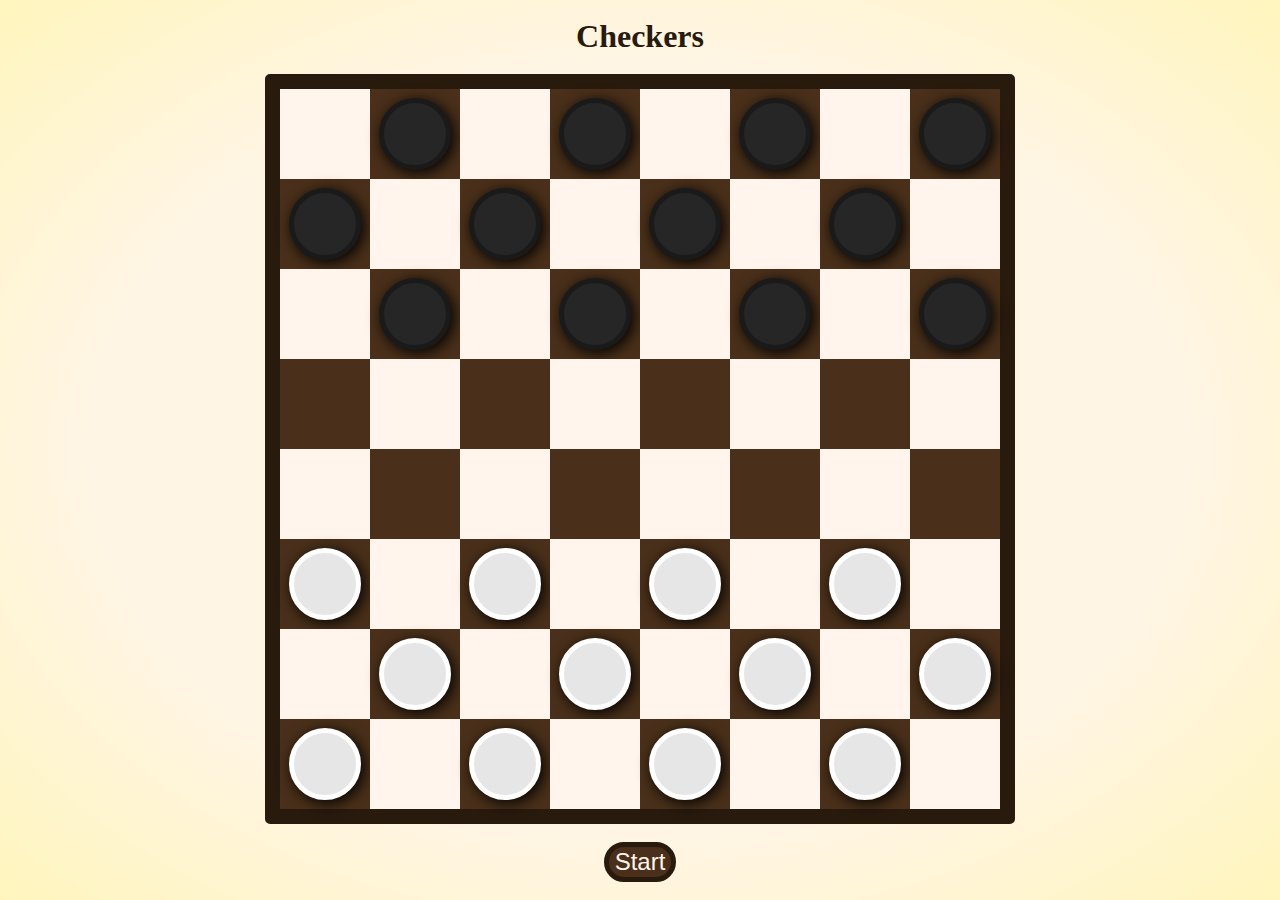
<file: Checkers/index.html>
<!DOCTYPE html>
<html lang="en">
<head>
    <meta charset="UTF-8">
    <meta name="viewport" content="width=device-width, initial-scale=1.0">
    <link rel="stylesheet" href="styles.css">
    <script src="script.js" async></script>
    <title>Checkers</title>
</head>
<body>
    <h1 class="title">Checkers</h1>
    <div class="board">
        <div class="tile"></div>
        <div data-piece="dark" class="tile"></div>
        <div class="tile"></div>
        <div data-piece="dark" class="tile"></div>
        <div class="tile"></div>
        <div data-piece="dark" class="tile"></div>
        <div class="tile"></div>
        <div data-piece="dark" class="tile"></div>
        <div data-piece="dark" class="tile"></div>
        <div class="tile"></div>
        <div data-piece="dark" class="tile"></div>
        <div class="tile"></div>
        <div data-piece="dark" class="tile"></div>
        <div class="tile"></div>
        <div data-piece="dark" class="tile"></div>
        <div class="tile"></div>
        <div class="tile"></div>
        <div data-piece="dark" class="tile"></div>
        <div class="tile"></div>
        <div data-piece="dark" class="tile"></div>
        <div class="tile"></div>
        <div data-piece="dark" class="tile"></div>
        <div class="tile"></div>
        <div data-piece="dark" class="tile"></div>
        <div class="tile"></div>
        <div class="tile"></div>
        <div class="tile"></div>
        <div class="tile"></div>
        <div class="tile"></div>
        <div class="tile"></div>
        <div class="tile"></div>
        <div class="tile"></div>
        <div class="tile"></div>
        <div class="tile"></div>
        <div class="tile"></div>
        <div class="tile"></div>
        <div class="tile"></div>
        <div class="tile"></div>
        <div class="tile"></div>
        <div class="tile"></div>
        <div data-piece="light" class="tile"></div>
        <div class="tile"></div>
        <div data-piece="light" class="tile"></div>
        <div class="tile"></div>
        <div data-piece="light" class="tile"></div>
        <div class="tile"></div>
        <div data-piece="light" class="tile"></div>
        <div class="tile"></div>
        <div class="tile"></div>
        <div data-piece="light" class="tile"></div>
        <div class="tile"></div>
        <div data-piece="light" class="tile"></div>
        <div class="tile"></div>
        <div data-piece="light" class="tile"></div>
        <div class="tile"></div>
        <div data-piece="light" class="tile"></div>
        <div data-piece="light" class="tile"></div>
        <div class="tile"></div>
        <div data-piece="light" class="tile"></div>
        <div class="tile"></div>
        <div data-piece="light" class="tile"></div>
        <div class="tile"></div>
        <div data-piece="light" class="tile"></div>
        <div class="tile"></div>
    </div>
    <button id="btn-start">Start</button>
</body>
</html>
</file>
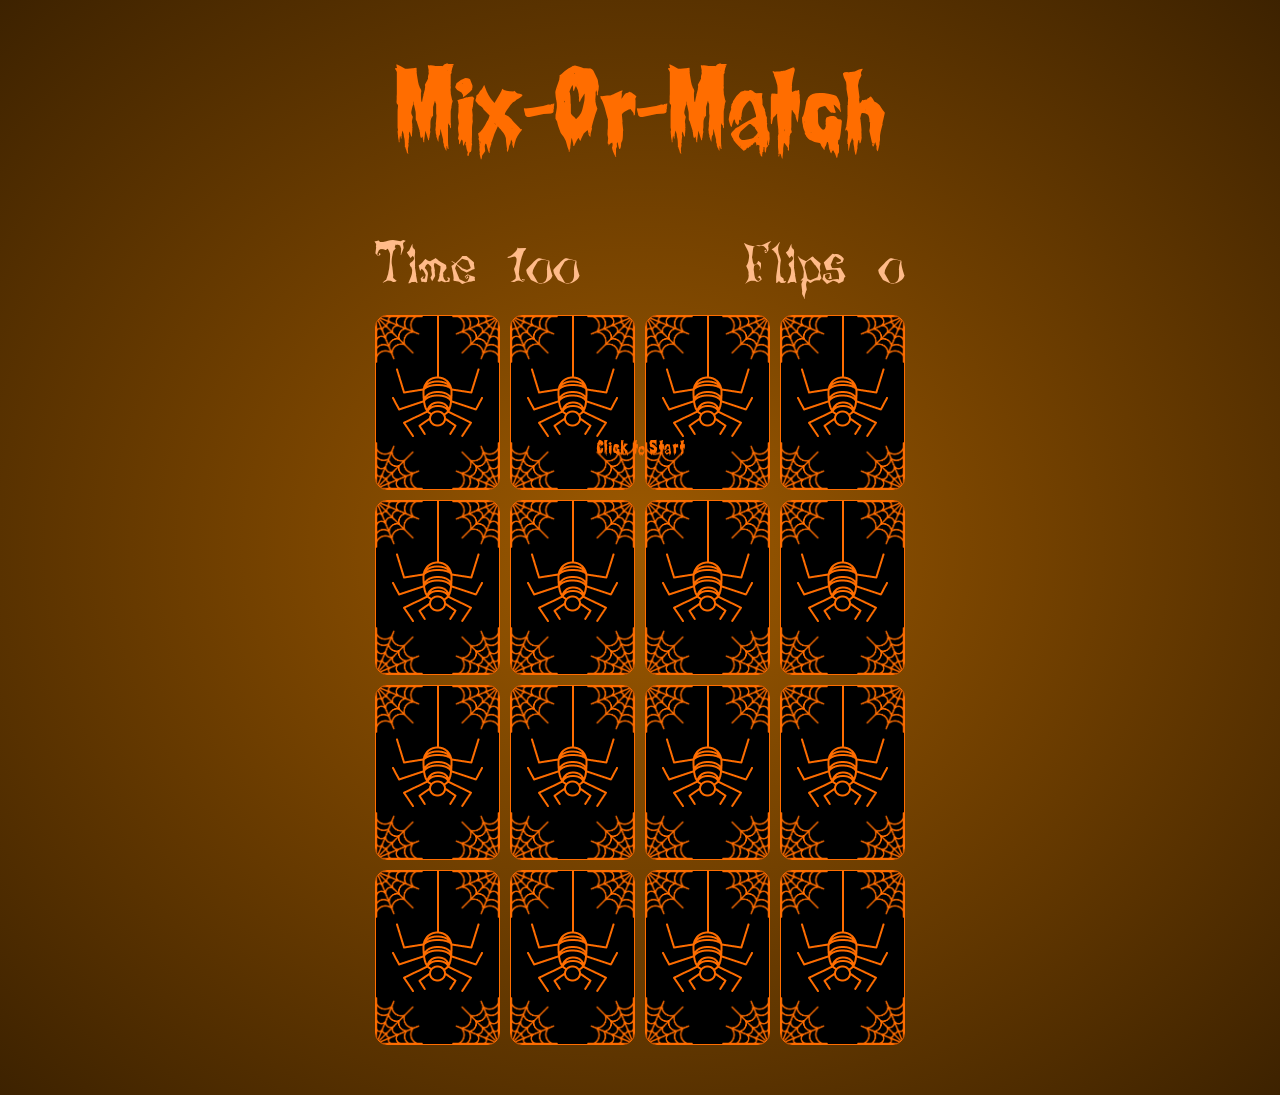
<file: MatchGame/index.html>
<!DOCTYPE html>
<html lang="en">
<head>
    <meta charset="UTF-8">
    <meta name="viewport" content="width=device-width, initial-scale=1.0">
    <link rel="stylesheet" href="styles.css">
    <title>Mix-Or-Match</title>
</head>
<body>
    <h1 class="page-title">Mix-Or-Match</h1>
    <div class="overlay-text visible">Click to Start</div>
    <div id="game-over-text" class="overlay-text">
        GAME OVER 
        <span class="overlay-text-small">Click to Restart</span>
    </div>
    <div id="victory-text" class="overlay-text">
        VICTORY
        <span class="overlay-text-small">Click to Restart</span>
    </div>
    <div class="game-container">
        <div class="game-info-container">
            <div class="game-info">
                Time <span id="time-remaining">100</span>
            </div>
            <div class="game-info">
                Flips <span id="flips">0</span>
            </div>
        </div>
        <div class="card">
            <div class="card-back card-face">
                <img class="cob-web cob-web-top-left" src="Assets/Images/Cobweb.png">
                <img class="cob-web cob-web-top-right" src="Assets/Images/Cobweb.png">
                <img class="cob-web cob-web-bottom-left" src="Assets/Images/Cobweb.png">
                <img class="cob-web cob-web-bottom-right" src="Assets/Images/Cobweb.png">
                <img class="spider" src="Assets/Images/Spider.png">
            </div>
            <div class="card-front card-face">
                <img class="cob-web cob-web-top-left" src="Assets/Images/CobwebGrey.png">
                <img class="cob-web cob-web-top-right" src="Assets/Images/CobwebGrey.png">
                <img class="cob-web cob-web-bottom-left" src="Assets/Images/CobwebGrey.png">
                <img class="cob-web cob-web-bottom-right" src="Assets/Images/CobwebGrey.png">
                <img class="card-value" src="Assets/Images/Bat.png">
            </div>
        </div>
        <div class="card">
            <div class="card-back card-face">
                <img class="cob-web cob-web-top-left" src="Assets/Images/Cobweb.png">
                <img class="cob-web cob-web-top-right" src="Assets/Images/Cobweb.png">
                <img class="cob-web cob-web-bottom-left" src="Assets/Images/Cobweb.png">
                <img class="cob-web cob-web-bottom-right" src="Assets/Images/Cobweb.png">
                <img class="spider" src="Assets/Images/Spider.png">
            </div>
            <div class="card-front card-face">
                <img class="cob-web cob-web-top-left" src="Assets/Images/CobwebGrey.png">
                <img class="cob-web cob-web-top-right" src="Assets/Images/CobwebGrey.png">
                <img class="cob-web cob-web-bottom-left" src="Assets/Images/CobwebGrey.png">
                <img class="cob-web cob-web-bottom-right" src="Assets/Images/CobwebGrey.png">
                <img class="card-value" src="Assets/Images/Bat.png">
            </div>
        </div>
        <div class="card">
            <div class="card-back card-face">
                <img class="cob-web cob-web-top-left" src="Assets/Images/Cobweb.png">
                <img class="cob-web cob-web-top-right" src="Assets/Images/Cobweb.png">
                <img class="cob-web cob-web-bottom-left" src="Assets/Images/Cobweb.png">
                <img class="cob-web cob-web-bottom-right" src="Assets/Images/Cobweb.png">
                <img class="spider" src="Assets/Images/Spider.png">
            </div>
            <div class="card-front card-face">
                <img class="cob-web cob-web-top-left" src="Assets/Images/CobwebGrey.png">
                <img class="cob-web cob-web-top-right" src="Assets/Images/CobwebGrey.png">
                <img class="cob-web cob-web-bottom-left" src="Assets/Images/CobwebGrey.png">
                <img class="cob-web cob-web-bottom-right" src="Assets/Images/CobwebGrey.png">
                <img class="card-value" src="Assets/Images/Bat.png">
            </div>
        </div>
        <div class="card">
            <div class="card-back card-face">
                <img class="cob-web cob-web-top-left" src="Assets/Images/Cobweb.png">
                <img class="cob-web cob-web-top-right" src="Assets/Images/Cobweb.png">
                <img class="cob-web cob-web-bottom-left" src="Assets/Images/Cobweb.png">
                <img class="cob-web cob-web-bottom-right" src="Assets/Images/Cobweb.png">
                <img class="spider" src="Assets/Images/Spider.png">
            </div>
            <div class="card-front card-face">
                <img class="cob-web cob-web-top-left" src="Assets/Images/CobwebGrey.png">
                <img class="cob-web cob-web-top-right" src="Assets/Images/CobwebGrey.png">
                <img class="cob-web cob-web-bottom-left" src="Assets/Images/CobwebGrey.png">
                <img class="cob-web cob-web-bottom-right" src="Assets/Images/CobwebGrey.png">
                <img class="card-value" src="Assets/Images/Bat.png">
            </div>
        </div>
        <div class="card">
            <div class="card-back card-face">
                <img class="cob-web cob-web-top-left" src="Assets/Images/Cobweb.png">
                <img class="cob-web cob-web-top-right" src="Assets/Images/Cobweb.png">
                <img class="cob-web cob-web-bottom-left" src="Assets/Images/Cobweb.png">
                <img class="cob-web cob-web-bottom-right" src="Assets/Images/Cobweb.png">
                <img class="spider" src="Assets/Images/Spider.png">
            </div>
            <div class="card-front card-face">
                <img class="cob-web cob-web-top-left" src="Assets/Images/CobwebGrey.png">
                <img class="cob-web cob-web-top-right" src="Assets/Images/CobwebGrey.png">
                <img class="cob-web cob-web-bottom-left" src="Assets/Images/CobwebGrey.png">
                <img class="cob-web cob-web-bottom-right" src="Assets/Images/CobwebGrey.png">
                <img class="card-value" src="Assets/Images/Bat.png">
            </div>
        </div>
        <div class="card">
            <div class="card-back card-face">
                <img class="cob-web cob-web-top-left" src="Assets/Images/Cobweb.png">
                <img class="cob-web cob-web-top-right" src="Assets/Images/Cobweb.png">
                <img class="cob-web cob-web-bottom-left" src="Assets/Images/Cobweb.png">
                <img class="cob-web cob-web-bottom-right" src="Assets/Images/Cobweb.png">
                <img class="spider" src="Assets/Images/Spider.png">
            </div>
            <div class="card-front card-face">
                <img class="cob-web cob-web-top-left" src="Assets/Images/CobwebGrey.png">
                <img class="cob-web cob-web-top-right" src="Assets/Images/CobwebGrey.png">
                <img class="cob-web cob-web-bottom-left" src="Assets/Images/CobwebGrey.png">
                <img class="cob-web cob-web-bottom-right" src="Assets/Images/CobwebGrey.png">
                <img class="card-value" src="Assets/Images/Bat.png">
            </div>
        </div>
        <div class="card">
            <div class="card-back card-face">
                <img class="cob-web cob-web-top-left" src="Assets/Images/Cobweb.png">
                <img class="cob-web cob-web-top-right" src="Assets/Images/Cobweb.png">
                <img class="cob-web cob-web-bottom-left" src="Assets/Images/Cobweb.png">
                <img class="cob-web cob-web-bottom-right" src="Assets/Images/Cobweb.png">
                <img class="spider" src="Assets/Images/Spider.png">
            </div>
            <div class="card-front card-face">
                <img class="cob-web cob-web-top-left" src="Assets/Images/CobwebGrey.png">
                <img class="cob-web cob-web-top-right" src="Assets/Images/CobwebGrey.png">
                <img class="cob-web cob-web-bottom-left" src="Assets/Images/CobwebGrey.png">
                <img class="cob-web cob-web-bottom-right" src="Assets/Images/CobwebGrey.png">
                <img class="card-value" src="Assets/Images/Bat.png">
            </div>
        </div>
        <div class="card">
            <div class="card-back card-face">
                <img class="cob-web cob-web-top-left" src="Assets/Images/Cobweb.png">
                <img class="cob-web cob-web-top-right" src="Assets/Images/Cobweb.png">
                <img class="cob-web cob-web-bottom-left" src="Assets/Images/Cobweb.png">
                <img class="cob-web cob-web-bottom-right" src="Assets/Images/Cobweb.png">
                <img class="spider" src="Assets/Images/Spider.png">
            </div>
            <div class="card-front card-face">
                <img class="cob-web cob-web-top-left" src="Assets/Images/CobwebGrey.png">
                <img class="cob-web cob-web-top-right" src="Assets/Images/CobwebGrey.png">
                <img class="cob-web cob-web-bottom-left" src="Assets/Images/CobwebGrey.png">
                <img class="cob-web cob-web-bottom-right" src="Assets/Images/CobwebGrey.png">
                <img class="card-value" src="Assets/Images/Bat.png">
            </div>
        </div>
        <div class="card">
            <div class="card-back card-face">
                <img class="cob-web cob-web-top-left" src="Assets/Images/Cobweb.png">
                <img class="cob-web cob-web-top-right" src="Assets/Images/Cobweb.png">
                <img class="cob-web cob-web-bottom-left" src="Assets/Images/Cobweb.png">
                <img class="cob-web cob-web-bottom-right" src="Assets/Images/Cobweb.png">
                <img class="spider" src="Assets/Images/Spider.png">
            </div>
            <div class="card-front card-face">
                <img class="cob-web cob-web-top-left" src="Assets/Images/CobwebGrey.png">
                <img class="cob-web cob-web-top-right" src="Assets/Images/CobwebGrey.png">
                <img class="cob-web cob-web-bottom-left" src="Assets/Images/CobwebGrey.png">
                <img class="cob-web cob-web-bottom-right" src="Assets/Images/CobwebGrey.png">
                <img class="card-value" src="Assets/Images/Bat.png">
            </div>
        </div>
        <div class="card">
            <div class="card-back card-face">
                <img class="cob-web cob-web-top-left" src="Assets/Images/Cobweb.png">
                <img class="cob-web cob-web-top-right" src="Assets/Images/Cobweb.png">
                <img class="cob-web cob-web-bottom-left" src="Assets/Images/Cobweb.png">
                <img class="cob-web cob-web-bottom-right" src="Assets/Images/Cobweb.png">
                <img class="spider" src="Assets/Images/Spider.png">
            </div>
            <div class="card-front card-face">
                <img class="cob-web cob-web-top-left" src="Assets/Images/CobwebGrey.png">
                <img class="cob-web cob-web-top-right" src="Assets/Images/CobwebGrey.png">
                <img class="cob-web cob-web-bottom-left" src="Assets/Images/CobwebGrey.png">
                <img class="cob-web cob-web-bottom-right" src="Assets/Images/CobwebGrey.png">
                <img class="card-value" src="Assets/Images/Bat.png">
            </div>
        </div>
        <div class="card">
            <div class="card-back card-face">
                <img class="cob-web cob-web-top-left" src="Assets/Images/Cobweb.png">
                <img class="cob-web cob-web-top-right" src="Assets/Images/Cobweb.png">
                <img class="cob-web cob-web-bottom-left" src="Assets/Images/Cobweb.png">
                <img class="cob-web cob-web-bottom-right" src="Assets/Images/Cobweb.png">
                <img class="spider" src="Assets/Images/Spider.png">
            </div>
            <div class="card-front card-face">
                <img class="cob-web cob-web-top-left" src="Assets/Images/CobwebGrey.png">
                <img class="cob-web cob-web-top-right" src="Assets/Images/CobwebGrey.png">
                <img class="cob-web cob-web-bottom-left" src="Assets/Images/CobwebGrey.png">
                <img class="cob-web cob-web-bottom-right" src="Assets/Images/CobwebGrey.png">
                <img class="card-value" src="Assets/Images/Bat.png">
            </div>
        </div>
        <div class="card">
            <div class="card-back card-face">
                <img class="cob-web cob-web-top-left" src="Assets/Images/Cobweb.png">
                <img class="cob-web cob-web-top-right" src="Assets/Images/Cobweb.png">
                <img class="cob-web cob-web-bottom-left" src="Assets/Images/Cobweb.png">
                <img class="cob-web cob-web-bottom-right" src="Assets/Images/Cobweb.png">
                <img class="spider" src="Assets/Images/Spider.png">
            </div>
            <div class="card-front card-face">
                <img class="cob-web cob-web-top-left" src="Assets/Images/CobwebGrey.png">
                <img class="cob-web cob-web-top-right" src="Assets/Images/CobwebGrey.png">
                <img class="cob-web cob-web-bottom-left" src="Assets/Images/CobwebGrey.png">
                <img class="cob-web cob-web-bottom-right" src="Assets/Images/CobwebGrey.png">
                <img class="card-value" src="Assets/Images/Bat.png">
            </div>
        </div>
        <div class="card">
            <div class="card-back card-face">
                <img class="cob-web cob-web-top-left" src="Assets/Images/Cobweb.png">
                <img class="cob-web cob-web-top-right" src="Assets/Images/Cobweb.png">
                <img class="cob-web cob-web-bottom-left" src="Assets/Images/Cobweb.png">
                <img class="cob-web cob-web-bottom-right" src="Assets/Images/Cobweb.png">
                <img class="spider" src="Assets/Images/Spider.png">
            </div>
            <div class="card-front card-face">
                <img class="cob-web cob-web-top-left" src="Assets/Images/CobwebGrey.png">
                <img class="cob-web cob-web-top-right" src="Assets/Images/CobwebGrey.png">
                <img class="cob-web cob-web-bottom-left" src="Assets/Images/CobwebGrey.png">
                <img class="cob-web cob-web-bottom-right" src="Assets/Images/CobwebGrey.png">
                <img class="card-value" src="Assets/Images/Bat.png">
            </div>
        </div>
        <div class="card">
            <div class="card-back card-face">
                <img class="cob-web cob-web-top-left" src="Assets/Images/Cobweb.png">
                <img class="cob-web cob-web-top-right" src="Assets/Images/Cobweb.png">
                <img class="cob-web cob-web-bottom-left" src="Assets/Images/Cobweb.png">
                <img class="cob-web cob-web-bottom-right" src="Assets/Images/Cobweb.png">
                <img class="spider" src="Assets/Images/Spider.png">
            </div>
            <div class="card-front card-face">
                <img class="cob-web cob-web-top-left" src="Assets/Images/CobwebGrey.png">
                <img class="cob-web cob-web-top-right" src="Assets/Images/CobwebGrey.png">
                <img class="cob-web cob-web-bottom-left" src="Assets/Images/CobwebGrey.png">
                <img class="cob-web cob-web-bottom-right" src="Assets/Images/CobwebGrey.png">
                <img class="card-value" src="Assets/Images/Bat.png">
            </div>
        </div>
        <div class="card">
            <div class="card-back card-face">
                <img class="cob-web cob-web-top-left" src="Assets/Images/Cobweb.png">
                <img class="cob-web cob-web-top-right" src="Assets/Images/Cobweb.png">
                <img class="cob-web cob-web-bottom-left" src="Assets/Images/Cobweb.png">
                <img class="cob-web cob-web-bottom-right" src="Assets/Images/Cobweb.png">
                <img class="spider" src="Assets/Images/Spider.png">
            </div>
            <div class="card-front card-face">
                <img class="cob-web cob-web-top-left" src="Assets/Images/CobwebGrey.png">
                <img class="cob-web cob-web-top-right" src="Assets/Images/CobwebGrey.png">
                <img class="cob-web cob-web-bottom-left" src="Assets/Images/CobwebGrey.png">
                <img class="cob-web cob-web-bottom-right" src="Assets/Images/CobwebGrey.png">
                <img class="card-value" src="Assets/Images/Bat.png">
            </div>
        </div>
        <div class="card">
            <div class="card-back card-face">
                <img class="cob-web cob-web-top-left" src="Assets/Images/Cobweb.png">
                <img class="cob-web cob-web-top-right" src="Assets/Images/Cobweb.png">
                <img class="cob-web cob-web-bottom-left" src="Assets/Images/Cobweb.png">
                <img class="cob-web cob-web-bottom-right" src="Assets/Images/Cobweb.png">
                <img class="spider" src="Assets/Images/Spider.png">
            </div>
            <div class="card-front card-face">
                <img class="cob-web cob-web-top-left" src="Assets/Images/CobwebGrey.png">
                <img class="cob-web cob-web-top-right" src="Assets/Images/CobwebGrey.png">
                <img class="cob-web cob-web-bottom-left" src="Assets/Images/CobwebGrey.png">
                <img class="cob-web cob-web-bottom-right" src="Assets/Images/CobwebGrey.png">
                <img class="card-value" src="Assets/Images/Bat.png">
            </div>
        </div>
    </div>
</body>
</html>
</file>
<file: Checkers/styles.css>
*,
*::before,
*::after {
    box-sizing: border-box;
    user-select: none;
}

html {
    width: 100%;
    height: 100%;
    display: flex;
    justify-content: center;
    align-items: center;
}

body {
    background: radial-gradient(rgb(255, 245, 229) 60%, rgb(255, 245, 189));
    width: 100vw;
    height: 100vh;
    display: flex;
    justify-content: space-evenly;
    align-items: center;
    flex-direction: column;
}

.board {
    display: grid;
    gap: 0;
    grid-template-columns: repeat(8, auto);
    border: 15px solid #291A0E;
    border-radius: 5px;
}

.tile {
    width: 10vh;
    height: 10vh;
    background-color: #FFF5ED;
    display: flex;
    justify-content: center;
    align-items: center;
    position: relative;
}

.tile:nth-child(even):nth-child(-n+8),
.tile:nth-child(odd):nth-child(n+9):nth-child(-n+16),
.tile:nth-child(even):nth-child(n+17):nth-child(-n+24),
.tile:nth-child(odd):nth-child(n+25):nth-child(-n+32),
.tile:nth-child(even):nth-child(n+33):nth-child(-n+40),
.tile:nth-child(odd):nth-child(n+41):nth-child(-n+48),
.tile:nth-child(even):nth-child(n+49):nth-child(-n+56),
.tile:nth-child(odd):nth-child(n+57):nth-child(-n+64) {
    background-color: #4A301A;
}

[data-piece="light"]::before {
    content: '';
    position: absolute;
    width: 80%;
    height: 80%;
    border-radius: 50%;
    box-shadow: 3px 3px 15px;
    background-color: hsl(0, 0%, 90%);
    border: 5px solid white;
    cursor: pointer;
}

[data-piece="dark"]::before {
    content: '';
    position: absolute;
    width: 80%;
    height: 80%;
    border-radius: 50%;
    box-shadow: 3px 3px 15px;
    background-color: hsl(0, 0%, 15%);
    border: 5px solid hsl(0, 0%, 10%);
    cursor: pointer;
}

[data-crown]::after {
    content: '';
    position: absolute;
    width: 100%;
    height: 100%;
    background-image: url('Images/crown.png');
    background-size: 60%;
    background-position: center;
    background-repeat: no-repeat;
    pointer-events: none;
}

[data-piece="dark"][data-crown]::after {
    mix-blend-mode: screen;
    filter: invert(1);
}

[data-available] {
    cursor: pointer;
}

[data-available]::after {
    content: '';
    position: absolute;
    width: 30px;
    height: 30px;
    background-color: rgba(255, 255, 255, .75);
    border-radius: 50%;
    border: 3px solid rgba(255, 255, 255, .9);
}

#btn-start {
    outline: none;
    border: 5px solid #291A0E;
    border-radius: 2rem;
    background-color: #4A301A;
    color: #FFF5ED;
    font-size: 1.5rem;
    cursor: pointer;
}

.title {
    margin: 0;
    color: #291A0E;
    font-weight: bold;
}
</file>
<file: MatchGame/styles.css>
@font-face {
    font-family: 'Creepy';
    src: url(Assets/Fonts/Creepy.woff) format("woff"),
        url(Assets/Fonts/Creepy.woff2) format("woff2");
}

@font-face {
    font-family: 'Lunacy';
    src: url(Assets/Fonts/Lunacy.woff) format("woff"),
        url(Assets/Fonts/Lunacy.woff2) format("woff2");
}

* {
    box-sizing: border-box;
}

html {
    min-height: 100vh;
    cursor: url(Assets/Cursors/Ghost.cur), auto;
}

body {
    margin: 0;
    background: radial-gradient(#9D5900, #3D2200);
}

.page-title {
    color: #FF6D00;
    font-family: Creepy, serif;
    font-weight: normal;
    text-align: center;
    font-size: 6em;
}

.game-info-container {
    grid-column: 1 / -1;
    display: flex;
    justify-content: space-between;
}

.game-info {
    font-family: Lunacy, serif;
    color: #FFBB89;
    font-size: 4em;
}

.game-container {
    display: grid;
    grid-template-columns: repeat(4, auto);
    grid-gap: 10px;
    margin: 50px;
    justify-content: center;
    perspective: 500px;
}

.card {
    position: relative;
    height: 175px;
    width: 125px;
}

.card:hover {
    cursor: url(Assets/Cursors/GhostHover.cur), auto;
}

.card-face {
    position: absolute;
    width: 100%;
    height: 100%;
    display: flex;
    justify-content: center;
    align-items: center;
    overflow: hidden;
    backface-visibility: hidden;
    border-radius: 12px;
    border-width: 1px;
    border-style: solid;
    transition: transform 500ms ease-in-out;
}

.card.visible .card-back {
    transform: rotateY(-180deg);
}

.card.visible .card-front {
    transform: rotateY(0deg);
}

.card.matched .card-value {
    animation: dance 1s linear infinite 500ms;
}

.overlay-text {
    display: none;
    position: fixed;
    top: 0;
    left: 0;
    right: 0;
    bottom: 0;
    justify-content: center;
    align-items: center;
    z-index: 100;
    color: #FF6D00;
    font-family: Creepy, serif;
}

.overlay-text-small {
    font-size: .3em;
}

.overlay-text.visible {
    display: flex;
    flex-direction: column;
    animation: overlay-grow 500ms forwards;
}

@keyframes overlay-grow {
    from {
        background-color: rgba(0, 0, 0, 0);
        font-size: 0;
    }
    to {
        background-color: rgba(0, 0, 0, .8);
        font-size: 10em;
    }
}

@keyframes dance {
    0%, 100% {
        transform: rotate(0);
    }
    25% {
        transform: rotate(-30deg);
    }
    75% {
        transform: rotate(30deg);
    }
}

.card-back {
    background-color: black;
    border-color: #FF6D00;
}

.card-front {
    background-color: #FFBB89;
    border-color: #333;
    transform: rotateY(180deg);
}

.card-value {
    transform: scale(.9);
    transition: transform 100ms ease-in-out;
}

.card-front:hover .card-value {
    transform: scale(1);
}

.cob-web {
    position: absolute;
    width: 47px;
    height: 47px;
    transition: width 100ms ease-in-out, height 100ms ease-in-out;
}

.card-face:hover .cob-web {
    width: 52px;
    height: 52px;
}

.cob-web-top-left {
    transform: rotate(270deg);
    top: 0;
    left: 0;
}

.cob-web-top-right {
    top: 0;
    right: 0;
}

.cob-web-bottom-left {
    transform: rotate(180deg);
    bottom: 0;
    left: 0;
}

.cob-web-bottom-right {
    transform: rotate(90deg);
    bottom: 0;
    right: 0;
}

.spider {
    align-self: flex-start;
    transform: translateY(-10px);
    transition: transform 100ms ease-in-out;
}

.card-back:hover .spider {
    transform: translateY(0);
}

@media (max-width: 600px) {
    .game-container{
        grid-template-columns: repeat(2, auto);
    }
    .game-info-container {
        flex-direction: column;
        align-items: center;
    }
}
</file>
